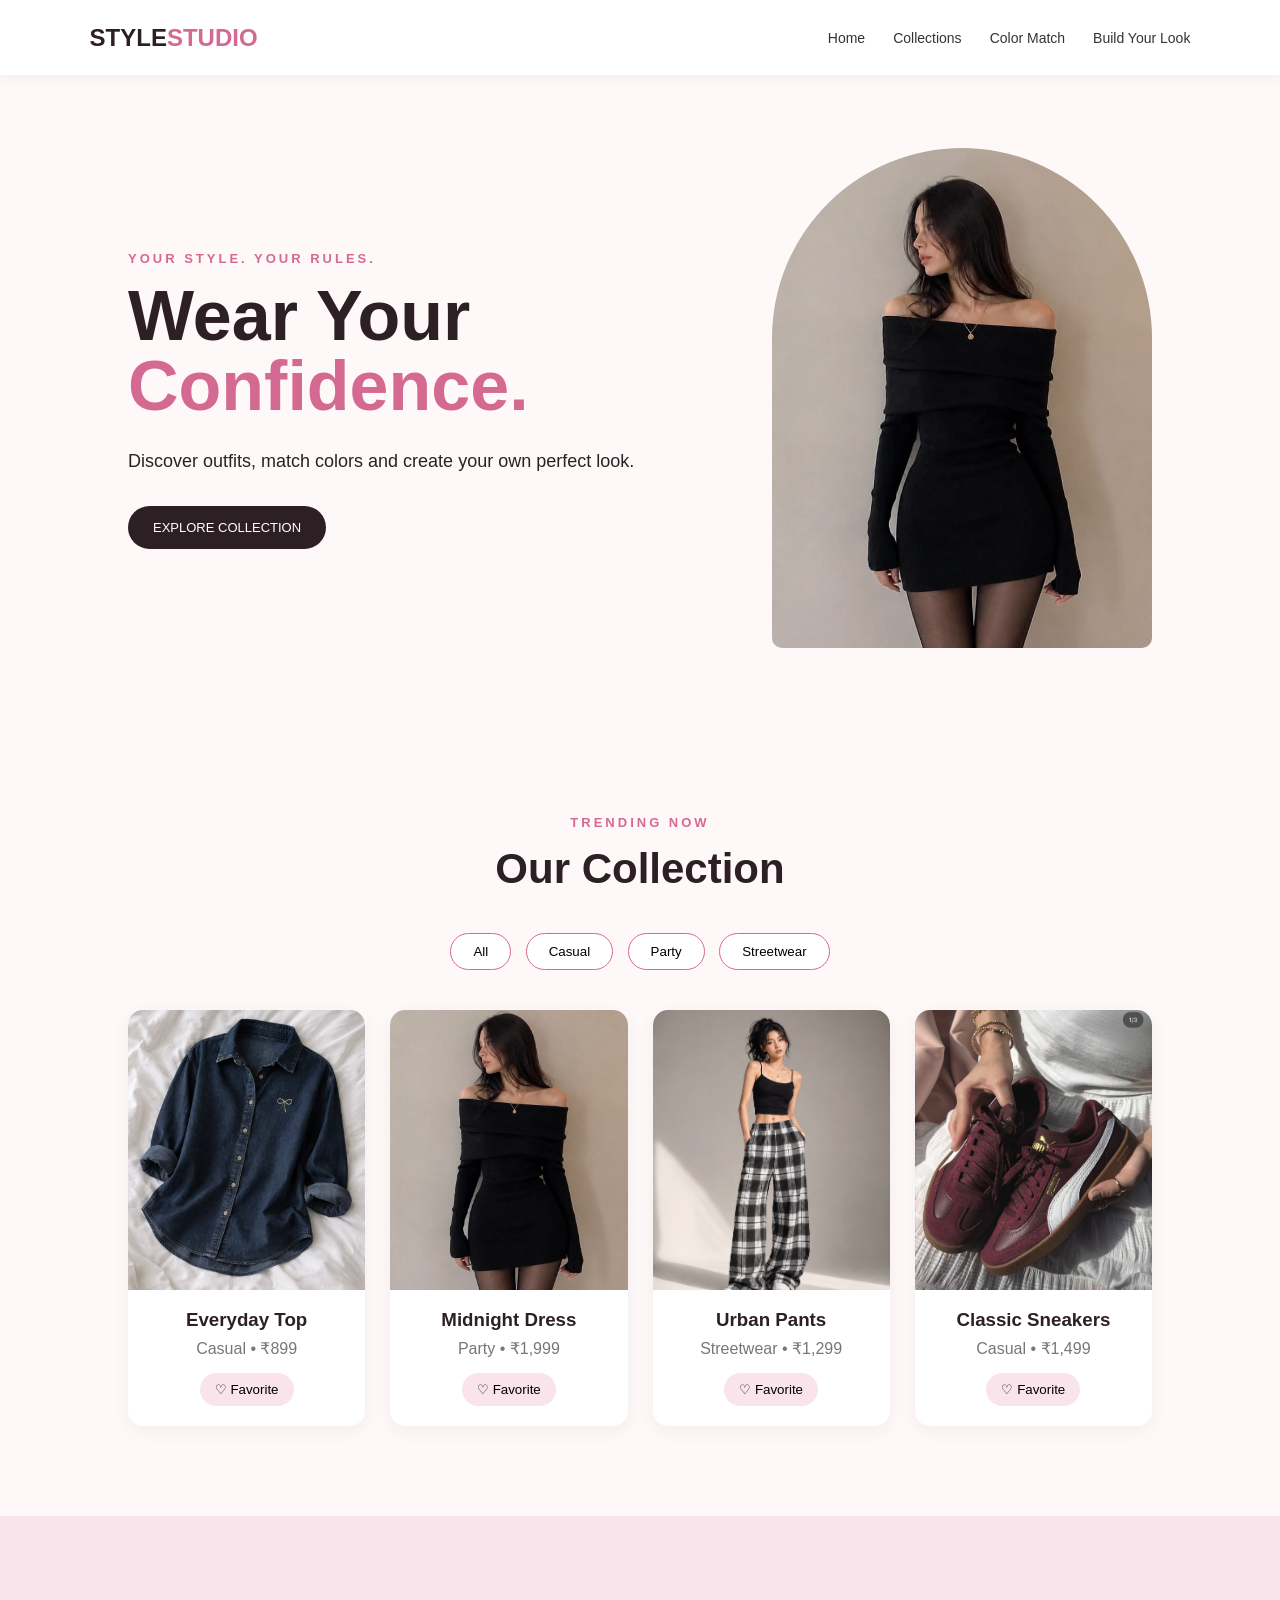
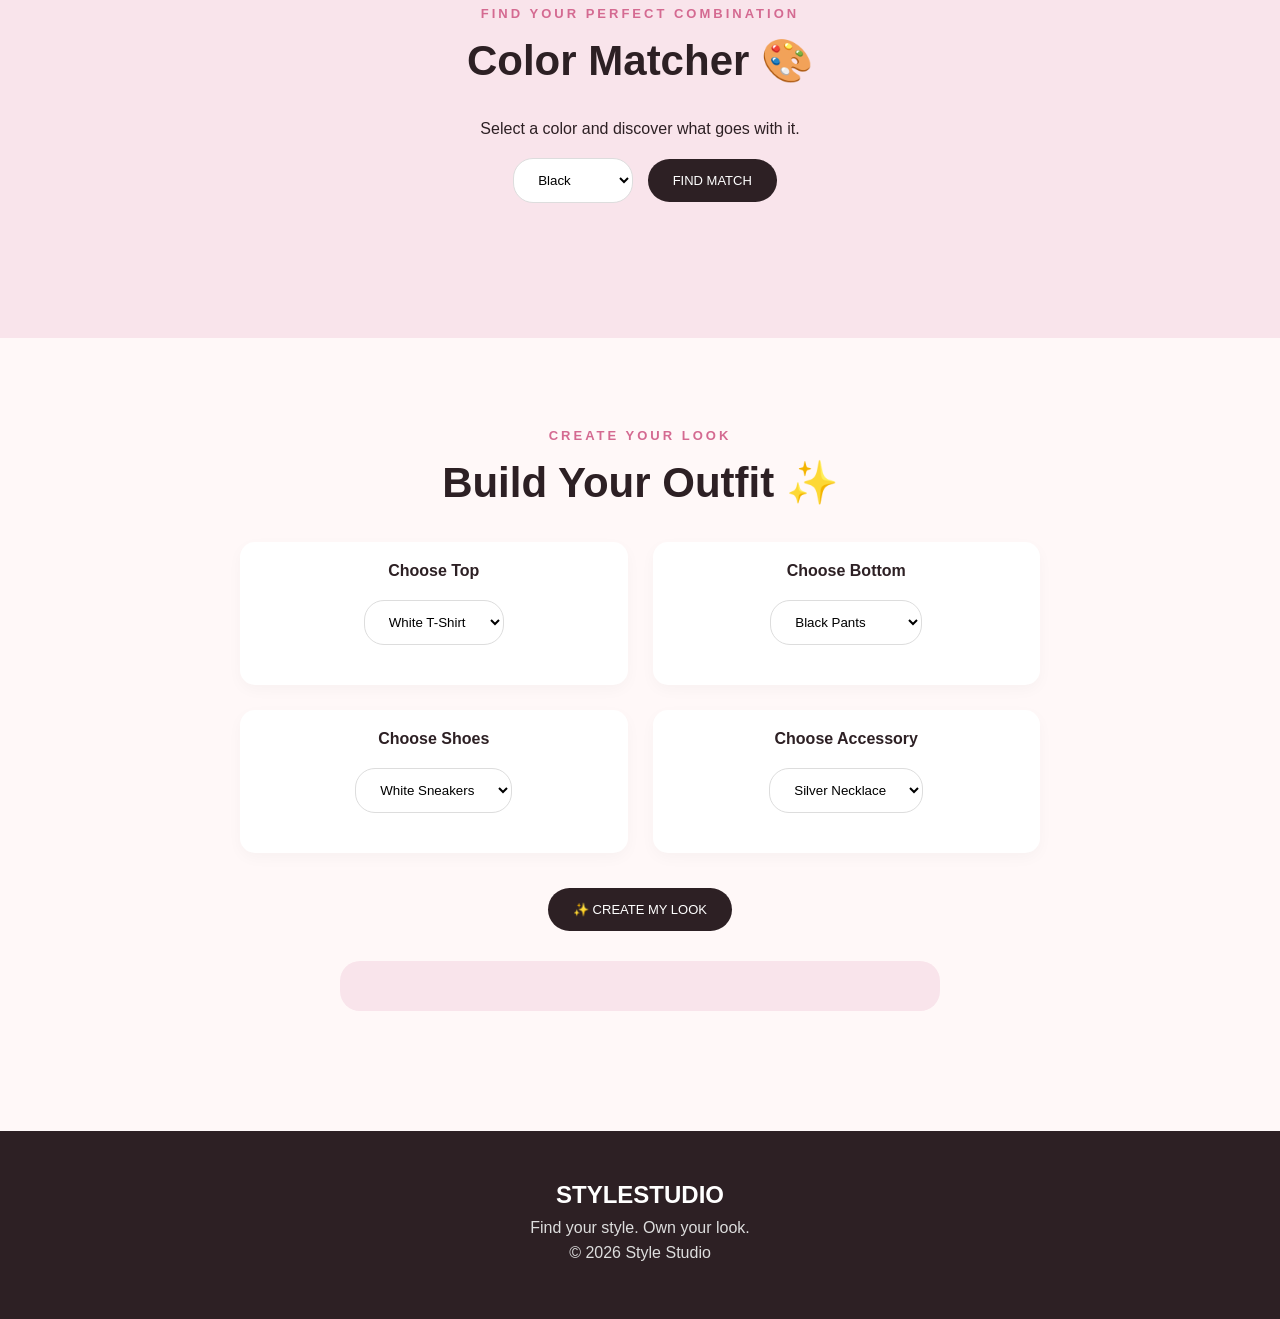
<file: index.html>
<!DOCTYPE html>
<html lang="en">
<head>
    <meta charset="UTF-8">
    <meta name="viewport" content="width=device-width, initial-scale=1.0">
    <title>Style Studio</title>
    <link rel="stylesheet" href="style.css">
</head>

<body>

    <!-- Navigation -->
    <nav>
        <div class="logo">STYLE<span>STUDIO</span></div>

        <div class="nav-links">
            <a href="#home">Home</a>
            <a href="#collection">Collections</a>
            <a href="#matcher">Color Match</a>
            <a href="#builder">Build Your Look</a>
        </div>
    </nav>

    <!-- Hero -->
    <section id="home" class="hero">
        <div class="hero-text">
            <p class="small-title">YOUR STYLE. YOUR RULES.</p>
            <h1>Wear Your<br><span>Confidence.</span></h1>

            <p>
                Discover outfits, match colors and create
                your own perfect look.
            </p>

            <a href="#collection" class="button">EXPLORE COLLECTION</a>
        </div>

        <div class="hero-image">
            <img src="images/dress.jpg" alt="Fashion">
        </div>
    </section>

    <!-- Collection -->
    <section id="collection" class="section">

        <p class="small-title">TRENDING NOW</p>
        <h2>Our Collection</h2>

        <div class="filters">
            <button onclick="filterItems('all')">All</button>
            <button onclick="filterItems('casual')">Casual</button>
            <button onclick="filterItems('party')">Party</button>
            <button onclick="filterItems('street')">Streetwear</button>
        </div>

        <div class="products">

            <div class="product casual">
                <img src="images/top.jpg" alt="Casual Top">
                <h3>Everyday Top</h3>
                <p>Casual • ₹899</p>
                <button onclick="showMessage('Everyday Top added to favorites ❤️')">
                    ♡ Favorite
                </button>
            </div>

            <div class="product party">
                <img src="images/dress.jpg" alt="Party Dress">
                <h3>Midnight Dress</h3>
                <p>Party • ₹1,999</p>
                <button onclick="showMessage('Midnight Dress added to favorites ❤️')">
                    ♡ Favorite
                </button>
            </div>

            <div class="product street">
                <img src="images/pants.jpg" alt="Streetwear Pants">
                <h3>Urban Pants</h3>
                <p>Streetwear • ₹1,299</p>
                <button onclick="showMessage('Urban Pants added to favorites ❤️')">
                    ♡ Favorite
                </button>
            </div>

            <div class="product casual">
                <img src="images/shoes.jpg" alt="Sneakers">
                <h3>Classic Sneakers</h3>
                <p>Casual • ₹1,499</p>
                <button onclick="showMessage('Classic Sneakers added to favorites ❤️')">
                    ♡ Favorite
                </button>
            </div>

        </div>
    </section>

    <!-- Color Matcher -->
    <section id="matcher" class="matcher section">

        <p class="small-title">FIND YOUR PERFECT COMBINATION</p>
        <h2>Color Matcher 🎨</h2>

        <p>Select a color and discover what goes with it.</p>

        <select id="color">
            <option value="black">Black</option>
            <option value="white">White</option>
            <option value="pink">Pink</option>
            <option value="blue">Blue</option>
            <option value="burgundy">Burgundy</option>
            <option value="beige">Beige</option>
        </select>

        <button class="button" onclick="matchColor()">
            FIND MATCH
        </button>

        <div id="colorResult"></div>

    </section>

    <!-- Outfit Builder -->
    <section id="builder" class="section">

        <p class="small-title">CREATE YOUR LOOK</p>
        <h2>Build Your Outfit ✨</h2>

        <div class="builder">

            <div>
                <label>Choose Top</label>
                <select id="top">
                    <option>White T-Shirt</option>
                    <option>Black Top</option>
                    <option>Pink Shirt</option>
                </select>
            </div>

            <div>
                <label>Choose Bottom</label>
                <select id="bottom">
                    <option>Black Pants</option>
                    <option>Blue Jeans</option>
                    <option>Beige Trousers</option>
                </select>
            </div>

            <div>
                <label>Choose Shoes</label>
                <select id="shoes">
                    <option>White Sneakers</option>
                    <option>Black Boots</option>
                    <option>Heels</option>
                </select>
            </div>

            <div>
                <label>Choose Accessory</label>
                <select id="accessory">
                    <option>Silver Necklace</option>
                    <option>Handbag</option>
                    <option>Sunglasses</option>
                </select>
            </div>

        </div>

        <button class="button" onclick="createLook()">
            ✨ CREATE MY LOOK
        </button>

        <div id="outfitResult"></div>

    </section>

    <!-- Footer -->
    <footer>
        <h2>STYLESTUDIO</h2>
        <p>Find your style. Own your look.</p>
        <p>© 2026 Style Studio</p>
    </footer>

    <script src="script.js"></script>

</body>
</html>
</file>
<file: style.css>
* {
    margin: 0;
    padding: 0;
    box-sizing: border-box;
    scroll-behavior: smooth;
}

body {
    font-family: Arial, sans-serif;
    background: #fff8f8;
    color: #2d2024;
}

/* Navigation */

nav {
    height: 75px;
    padding: 0 7%;
    display: flex;
    align-items: center;
    justify-content: space-between;
    background: white;
    position: sticky;
    top: 0;
    z-index: 10;
    box-shadow: 0 2px 15px #00000010;
}

.logo {
    font-size: 24px;
    font-weight: bold;
}

.logo span {
    color: #d46a91;
}

.nav-links {
    display: flex;
    gap: 28px;
}

.nav-links a {
    text-decoration: none;
    color: #333;
    font-size: 14px;
}

.nav-links a:hover {
    color: #d46a91;
}

/* Hero */

.hero {
    min-height: 650px;
    padding: 70px 10%;
    display: flex;
    align-items: center;
    justify-content: space-between;
    gap: 50px;
}

.hero-text {
    max-width: 550px;
}

.small-title {
    color: #d46a91;
    font-size: 13px;
    letter-spacing: 3px;
    font-weight: bold;
    margin-bottom: 15px;
}

.hero h1 {
    font-size: 70px;
    line-height: 1;
    margin-bottom: 25px;
}

.hero h1 span {
    color: #d46a91;
}

.hero-text p:not(.small-title) {
    font-size: 18px;
    line-height: 1.7;
    margin-bottom: 30px;
}

.hero-image img {
    width: 380px;
    height: 500px;
    object-fit: cover;
    border-radius: 190px 190px 10px 10px;
}

/* Buttons */

.button {
    display: inline-block;
    background: #2d2024;
    color: white;
    border: none;
    padding: 14px 25px;
    text-decoration: none;
    cursor: pointer;
    border-radius: 25px;
    font-size: 13px;
    transition: 0.3s;
}

.button:hover {
    background: #d46a91;
    transform: translateY(-2px);
}

/* Sections */

.section {
    padding: 90px 10%;
    text-align: center;
}

.section h2 {
    font-size: 42px;
    margin-bottom: 35px;
}

/* Filters */

.filters {
    margin-bottom: 35px;
}

.filters button {
    border: 1px solid #d46a91;
    background: white;
    padding: 10px 22px;
    border-radius: 20px;
    margin: 5px;
    cursor: pointer;
}

.filters button:hover {
    background: #d46a91;
    color: white;
}

/* Products */

.products {
    display: grid;
    grid-template-columns: repeat(4, 1fr);
    gap: 25px;
}

.product {
    background: white;
    padding-bottom: 20px;
    border-radius: 15px;
    overflow: hidden;
    box-shadow: 0 5px 20px #0000000d;
}

.product img {
    width: 100%;
    height: 280px;
    object-fit: cover;
}

.product h3 {
    margin: 15px 0 8px;
}

.product p {
    color: #777;
    margin-bottom: 15px;
}

.product button {
    border: none;
    background: #f9e4eb;
    padding: 9px 15px;
    border-radius: 20px;
    cursor: pointer;
}

/* Color Matcher */

.matcher {
    background: #f9e4eb;
}

.matcher select,
.builder select {
    padding: 13px 20px;
    border: 1px solid #ddd;
    border-radius: 20px;
    margin: 20px 10px;
    background: white;
}

#colorResult {
    margin: 25px auto;
    font-size: 20px;
    font-weight: bold;
}

/* Outfit Builder */

.builder {
    max-width: 800px;
    margin: 20px auto 35px;
    display: grid;
    grid-template-columns: 1fr 1fr;
    gap: 25px;
}

.builder div {
    background: white;
    padding: 20px;
    border-radius: 15px;
    box-shadow: 0 5px 15px #00000008;
}

.builder label {
    display: block;
    font-weight: bold;
}

#outfitResult {
    max-width: 600px;
    margin: 30px auto;
    background: #f9e4eb;
    padding: 25px;
    border-radius: 20px;
    line-height: 2;
}

/* Footer */

footer {
    text-align: center;
    padding: 50px;
    background: #2d2024;
    color: white;
}

footer h2 {
    margin-bottom: 10px;
}

footer p {
    margin: 7px;
    color: #ddd;
}

/* Mobile */

@media (max-width: 800px) {

    .nav-links {
        display: none;
    }

    .hero {
        flex-direction: column;
        text-align: center;
    }

    .hero h1 {
        font-size: 50px;
    }

    .products {
        grid-template-columns: 1fr 1fr;
    }

    .builder {
        grid-template-columns: 1fr;
    }
}

@media (max-width: 500px) {

    .products {
        grid-template-columns: 1fr;
    }

    .hero-image img {
        width: 280px;
        height: 380px;
    }
}
</file>
